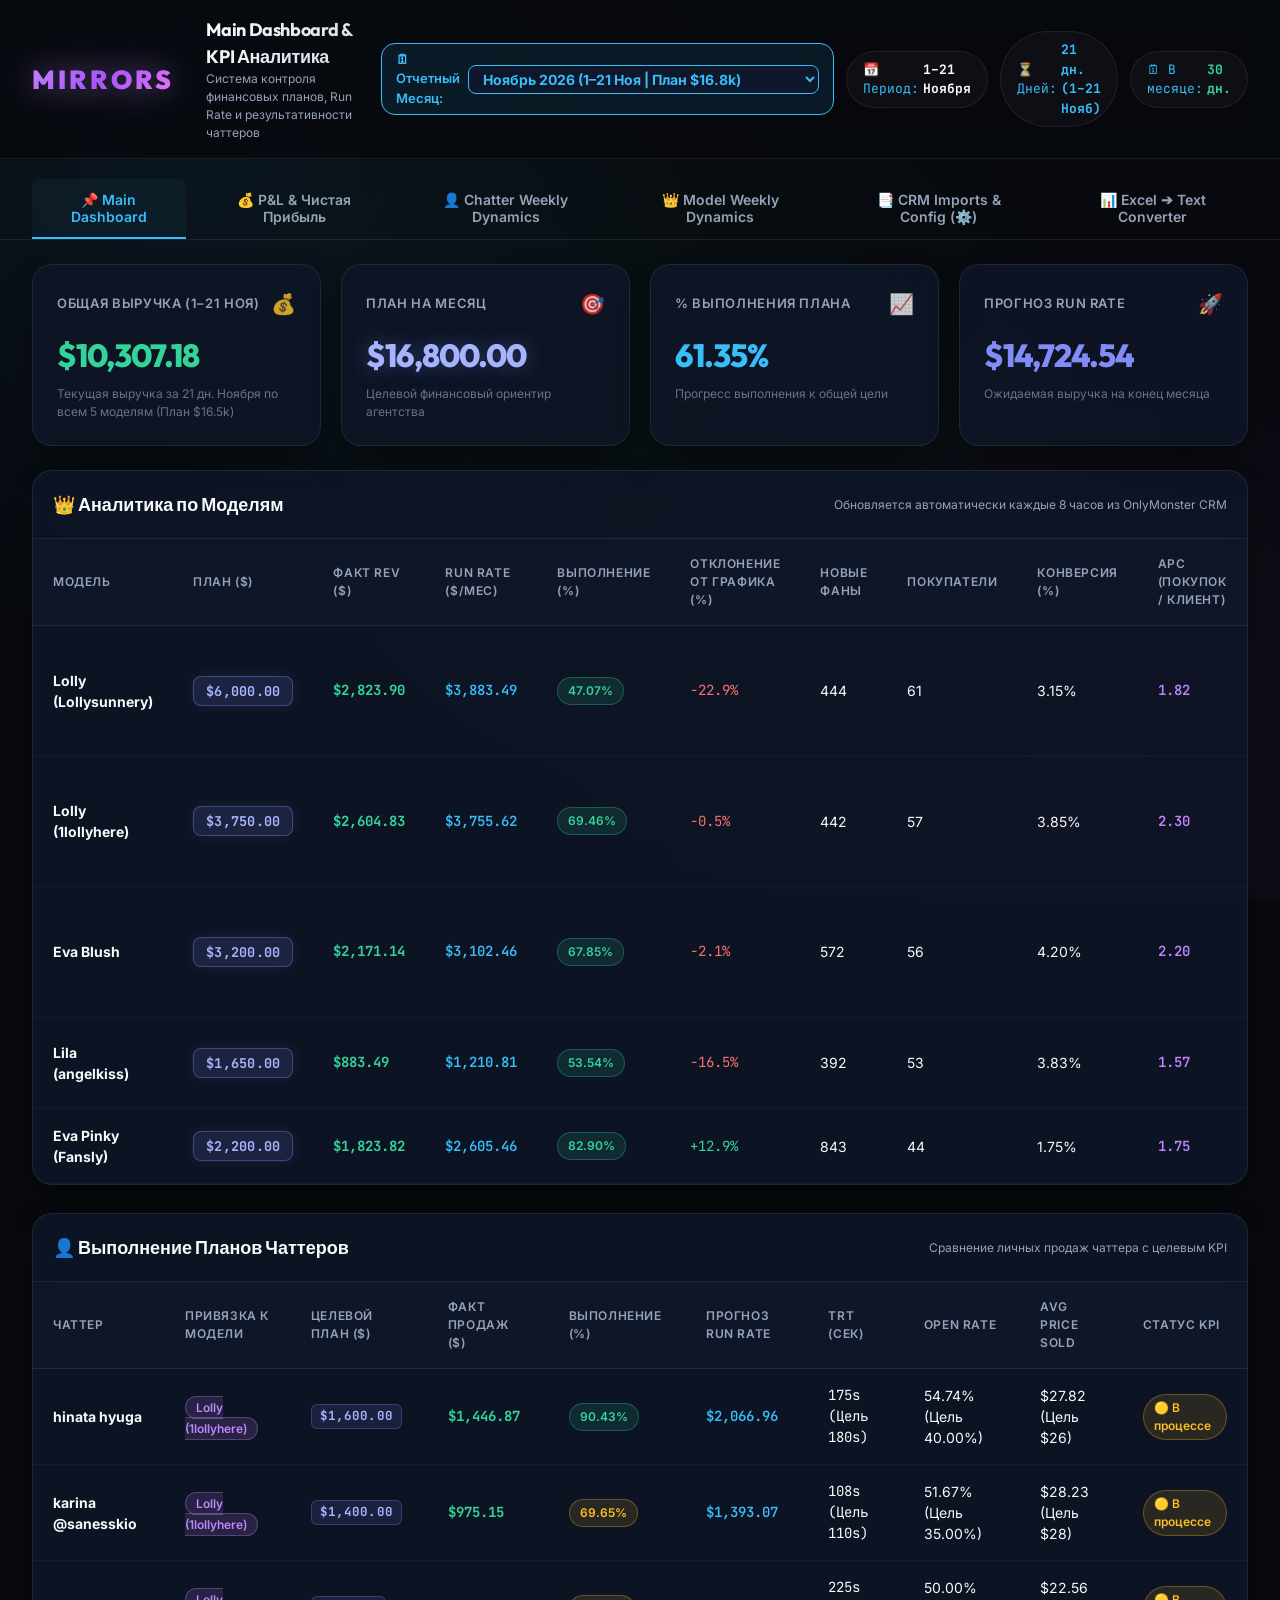
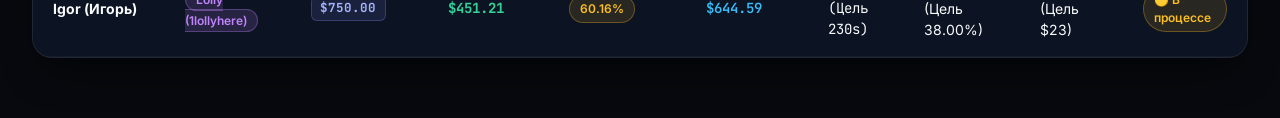
<file: index.html>
<!DOCTYPE html>
<html lang="ru">
<head>
  <meta charset="UTF-8">
  <meta name="viewport" content="width=device-width, initial-scale=1.0">
  <title>MIRRORS — Dashboard & KPI Аналитика Моделей и Чаттеров</title>
  <link rel="stylesheet" href="styles.css">
</head>
<body>

  <!-- Top Header Bar with Month Switcher -->
  <header>
    <div class="header-container">
      <div class="logo-group">
        <div class="logo-brand">MIRRORS</div>
        <div class="logo-divider"></div>
        <div class="logo-title">
          <h1>Main Dashboard & KPI Аналитика</h1>
          <p>Система контроля финансовых планов, Run Rate и результативности чаттеров</p>
        </div>
      </div>

      <!-- Month Selector & Header Badges -->
      <div style="display: flex; gap: 12px; align-items: center;">
        <div style="display: flex; align-items: center; gap: 8px; background: rgba(56, 189, 248, 0.1); border: 1px solid var(--primary); padding: 6px 14px; border-radius: var(--radius-md);">
          <span style="font-size: 13px; font-weight: 600; color: var(--primary);">🗓 Отчетный Месяц:</span>
          <select id="select-month-picker" class="custom-select" style="padding: 4px 10px; font-weight: 700;  border-color: var(--primary); color: var(--primary);">
            <!-- Rendered dynamically -->
          </select>
        </div>

        <div class="date-badge">📅 Период: <strong id="header-report-date" style="color: var(--text-main); margin-left: 4px;">--</strong></div>
        <div class="date-badge">⏳ Дней: <strong id="header-days-passed" style="color: var(--primary); margin-left: 4px;">--</strong></div>
        <div class="date-badge">🗓 В месяце: <strong id="header-days-in-month" style="color: var(--accent-green); margin-left: 4px;">--</strong></div>
      </div>
    </div>
  </header>

  <!-- Navigation Tabs -->
  <nav class="nav-tabs">
    <button class="tab-btn active" data-tab="tab-main">📌 Main Dashboard</button>
    <button class="tab-btn" data-tab="tab-finance">💰 P&L & Чистая Прибыль</button>
    <button class="tab-btn" data-tab="tab-chatter-weekly">👤 Chatter Weekly Dynamics</button>
    <button class="tab-btn" data-tab="tab-model-weekly">👑 Model Weekly Dynamics</button>
    <button class="tab-btn" data-tab="tab-crm-imports">📑 CRM Imports & Config (⚙️)</button>
    <button class="tab-btn" data-tab="tab-excel-converter">📊 Excel ➔ Text Converter</button>
  </nav>

  <!-- Main Application Container -->
  <main class="main-content">

    <!-- TAB 1: MAIN DASHBOARD -->
    <section id="tab-main" class="tab-content active">

      <!-- Executive Overview Cards -->
      <div class="grid-summary">
        <div class="glass-card">
          <div class="card-header">
            <span id="dash-card-title-revenue" class="card-title">Общая Выручка (1–12 Августа)</span>
            <div class="card-icon">💰</div>
          </div>
          <div id="dash-grand-fact" class="card-value" style="color: var(--accent-green);">$0</div>
          <div id="dash-card-subtext-revenue" class="card-subtext">Фактическая сумма за 12 дней по всем моделям</div>
        </div>

        <div class="glass-card">
          <div class="card-header">
            <span class="card-title">План на Месяц</span>
            <div class="card-icon">🎯</div>
          </div>
          <div id="dash-grand-plan" class="card-value" style="color: #a5b4fc; text-shadow: 0 0 20px rgba(129, 140, 248, 0.35);">$0</div>
          <div class="card-subtext">Целевой финансовый ориентир агентства</div>
        </div>

        <div class="glass-card">
          <div class="card-header">
            <span class="card-title">% Выполнения Плана</span>
            <div class="card-icon">📈</div>
          </div>
          <div id="dash-grand-pct" class="card-value" style="color: var(--primary);">0.00%</div>
          <div class="card-subtext">Прогресс выполнения к общей цели</div>
        </div>

        <div class="glass-card">
          <div class="card-header">
            <span class="card-title">Прогноз Run Rate</span>
            <div class="card-icon">🚀</div>
          </div>
          <div id="dash-grand-runrate" class="card-value" style="color: var(--secondary);">$0</div>
          <div class="card-subtext">Ожидаемая выручка на конец месяца</div>
        </div>
      </div>

      <!-- Models Analytics Table -->
      <div class="table-container" style="margin-top: 24px;">
        <div style="padding: 20px; border-bottom: 1px solid var(--border-color); display: flex; justify-content: space-between; align-items: center;">
          <h2 style="font-size: 18px; font-weight: 700; font-family: var(--font-heading);">👑 Аналитика по Моделям</h2>
          <span style="font-size: 12px; color: var(--text-muted);">Обновляется автоматически каждые 8 часов из OnlyMonster CRM</span>
        </div>
        <table class="data-table">
          <thead>
            <tr>
              <th>Модель</th>
              <th>План ($)</th>
              <th>Факт Rev ($)</th>
              <th>Run Rate ($/мес)</th>
              <th>Выполнение (%)</th>
              <th>Отклонение от Графика (%)</th>
              <th>Новые Фаны</th>
              <th>Покупатели</th>
              <th>Конверсия (%)</th>
              <th>APC (Покупок / Клиент)</th>
              <th>Средний Чек (APV)</th>
              <th>Чаттеры</th>
            </tr>
          </thead>
          <tbody id="tbody-models-summary">
            <!-- Rendered dynamically -->
          </tbody>
        </table>
      </div>

      <!-- Chatter Performance Table -->
      <div class="table-container" style="margin-top: 28px;">
        <div style="padding: 20px; border-bottom: 1px solid var(--border-color); display: flex; justify-content: space-between; align-items: center;">
          <h2 style="font-size: 18px; font-weight: 700; font-family: var(--font-heading);">👤 Выполнение Планов Чаттеров</h2>
          <span style="font-size: 12px; color: var(--text-muted);">Сравнение личных продаж чаттера с целевым KPI</span>
        </div>
        <table class="data-table">
          <thead>
            <tr>
              <th>Чаттер</th>
              <th>Привязка к Модели</th>
              <th>Целевой План ($)</th>
              <th>Факт Продаж ($)</th>
              <th>Выполнение (%)</th>
              <th>Прогноз Run Rate</th>
              <th>TRT (сек)</th>
              <th>Open Rate</th>
              <th>Avg Price Sold</th>
              <th>Статус KPI</th>
            </tr>
          </thead>
          <tbody id="tbody-chatter-summary">
            <!-- Rendered dynamically -->
          </tbody>
        </table>
      </div>
    </section>

    <!-- TAB 2: CHATTER WEEKLY DYNAMICS -->
    <section id="tab-chatter-weekly" class="tab-content">
      <div class="filter-bar">
        <label style="font-weight: 600;">Выберите Чаттера:</label>
        <select id="select-chatter" class="custom-select">
          <!-- Rendered dynamically -->
        </select>
      </div>
      <div class="table-container scrollable-slider" style="margin-top: 16px;">
        <table class="data-table">
          <thead>
            <tr>
              <th style="min-width: 220px;">Показатель / Метрика</th>
              <th>1-7 Авг (Week 1)</th>
              <th>8-14 Авг (Week 2)</th>
              <th>15-21 Авг (Week 3)</th>
              <th>22-31 Авг (Week 4)</th>
              <th style="color: var(--primary);">Итого / Среднее</th>
            </tr>
          </thead>
          <tbody id="tbody-chatter-weekly">
            <!-- Rendered dynamically -->
          </tbody>
        </table>
      </div>
    </section>

    <!-- TAB 3: MODEL WEEKLY DYNAMICS -->
    <section id="tab-model-weekly" class="tab-content">
      <div class="filter-bar">
        <label style="font-weight: 600;">Выберите Модель:</label>
        <select id="select-model" class="custom-select">
          <!-- Rendered dynamically -->
        </select>
      </div>
      <div class="table-container scrollable-slider" style="margin-top: 16px;">
        <table class="data-table">
          <thead>
            <tr>
              <th style="min-width: 220px;">Показатель / Метрика</th>
              <th>1-7 Авг (Week 1)</th>
              <th>8-14 Авг (Week 2)</th>
              <th>15-21 Авг (Week 3)</th>
              <th>22-31 Авг (Week 4)</th>
              <th style="color: var(--primary);">Итого / Среднее</th>
            </tr>
          </thead>
          <tbody id="tbody-model-weekly">
            <!-- Rendered dynamically -->
          </tbody>
        </table>
      </div>
    </section>

    <!-- TAB 4: CRM IMPORTS & CONFIG -->
    <section id="tab-crm-imports" class="tab-content">
      <div class="glass-card" style="margin-bottom: 24px;">
        <h2 style="font-size: 18px; font-weight: 700; margin-bottom: 12px; font-family: var(--font-heading);">🔗 Настройки Автоматической Интеграции OnlyMonster CRM API</h2>
        <p style="color: var(--text-muted); margin-bottom: 16px;">Система каждые 8 часов запрашивает сервера OnlyMonster API через заголовок x-om-auth-token и обновляет данные в реальном времени.</p>
        <div style="background: rgba(15, 23, 42, 0.8); padding: 16px; border-radius: var(--radius-md); border: 1px solid var(--border-color);">
          <div style="display: flex; justify-content: space-between; align-items: center; margin-bottom: 8px;">
            <span style="font-weight: 600; color: var(--primary);">Статус синхронизации API:</span>
            <span style="color: var(--accent-green); font-weight: 700;">🟢 АКТИВНО (200 OK)</span>
          </div>
          <div style="font-size: 13px; color: var(--text-muted); font-family: var(--font-mono);">GitHub Actions Workflow: .github/workflows/update_crm.yml (Расписание: 0 */8 * * *)</div>
        </div>
      </div>
    </section>

    <!-- TAB 5: EXCEL TO TEXT CONVERTER -->
    <section id="tab-excel-converter" class="tab-content">
      <div style="margin-bottom: 24px; display: flex; justify-content: space-between; align-items: center; flex-wrap: wrap; gap: 12px;">
        <div>
          <h2 style="font-size: 20px; font-weight: 700; margin-bottom: 6px; font-family: var(--font-heading);">
            📊 Конвертер Excel (XLSX) в Текстовые Таблицы
          </h2>
          <p style="color: var(--text-muted); font-size: 13px;">
            Загрузите любой Excel файл выгрузки — моментальная безошибочная конвертация в Markdown, TSV и таблицы текста.
          </p>
        </div>
        <div>
          <a href="converter.html" target="_blank" class="btn-action btn-secondary" style="text-decoration: none; font-size: 13px;">
            ↗️ Открыть в отдельной вкладке
          </a>
        </div>
      </div>

      <!-- Dropzone -->
      <div id="dropzone" class="dropzone" style="margin-bottom: 24px;">
        <input type="file" id="file-input" accept=".xlsx, .xls, .csv, .tsv" />
        <div style="font-size: 40px; margin-bottom: 10px;">📑</div>
        <h3 style="font-size: 18px; font-weight: 700; margin-bottom: 6px; font-family: var(--font-heading);">
          Перетащите сюда Excel (.xlsx, .xls) или нажмите для выбора
        </h3>
        <p style="color: var(--text-muted); font-size: 13px;">
          100% клиентская обработка в браузере: формулы, валюты, % и даты сохраняются без искажений
        </p>
        <div id="file-info" style="display: none; margin-top: 12px; font-size: 13px; color: var(--primary); font-family: var(--font-mono); font-weight: 600;"></div>
      </div>

      <!-- Controls Bar -->
      <div id="controls-bar" class="glass-card" style="display: none; margin-bottom: 24px; padding: 20px;">
        <div style="display: flex; justify-content: space-between; align-items: center; flex-wrap: wrap; gap: 16px; margin-bottom: 16px;">
          <div>
            <label style="font-size: 12px; font-weight: 700; color: var(--text-muted); text-transform: uppercase; letter-spacing: 0.05em; display: block; margin-bottom: 6px;">
              Формат вывода таблицы:
            </label>
            <div class="format-btn-group">
              <button class="format-btn active" data-format="markdown">📋 Markdown Table</button>
              <button class="format-btn" data-format="tsv">📑 TSV (Excel / Sheets)</button>
              <button class="format-btn" data-format="ascii">🔲 ASCII / Aligned Plain Text</button>
              <button class="format-btn" data-format="csv">📊 CSV</button>
              <button class="format-btn" data-format="json">⚙️ JSON</button>
            </div>
          </div>

          <div style="display: flex; gap: 10px; align-items: center;">
            <button id="btn-copy" class="btn-action btn-primary">
              📋 Скопировать Таблицу
            </button>
            <button id="btn-download" class="btn-action btn-secondary">
              💾 Скачать .txt
            </button>
          </div>
        </div>

        <!-- Sheet Tabs Selector -->
        <div style="margin-top: 14px; padding-top: 14px; border-top: 1px solid var(--border-color);">
          <div style="display: flex; justify-content: space-between; align-items: center; margin-bottom: 8px;">
            <span style="font-size: 12px; font-weight: 700; color: var(--text-muted); text-transform: uppercase; letter-spacing: 0.05em;">
              Листы книги (Sheets):
            </span>
            <div style="display: flex; gap: 16px; font-size: 12px; color: var(--text-muted);">
              <label style="display: flex; align-items: center; gap: 6px; cursor: pointer;">
                <input type="checkbox" id="chk-trim-empty" checked /> Удалять пустые строки и колонки
              </label>
              <label style="display: flex; align-items: center; gap: 6px; cursor: pointer;">
                <input type="checkbox" id="chk-preserve-format" checked /> Сохранять форматирование (валюты, %)
              </label>
            </div>
          </div>
          <div id="sheet-tabs" class="sheet-tabs-container"></div>
        </div>
      </div>

      <!-- Text Output Area -->
      <div id="output-wrapper" class="glass-card" style="display: none; padding: 20px;">
        <div style="display: flex; justify-content: space-between; align-items: center; margin-bottom: 12px;">
          <div style="display: flex; gap: 16px; font-size: 12px; font-family: var(--font-mono); color: var(--text-muted);">
            <span>Строк: <strong id="stat-rows" style="color: var(--text-main);">0</strong></span>
            <span>Колонок: <strong id="stat-cols" style="color: var(--text-main);">0</strong></span>
            <span>Символов: <strong id="stat-chars" style="color: var(--primary);">0</strong></span>
          </div>
          <div style="font-size: 12px; color: var(--accent-green); font-weight: 600;">
            Готово к вставке в AI или Google Sheets
          </div>
        </div>
        <textarea id="output-text" class="output-area" spellcheck="false"></textarea>
      </div>

      <!-- Visual Table Preview -->
      <div id="preview-wrapper" class="table-container scrollable-slider" style="display: none; margin-top: 24px;">
        <div style="padding: 16px 20px; border-bottom: 1px solid var(--border-color); display: flex; justify-content: space-between; align-items: center;">
          <h3 style="font-size: 16px; font-weight: 700; font-family: var(--font-heading);">
            👁 Предпросмотр распознанной таблицы
          </h3>
          <span style="font-size: 12px; color: var(--text-muted);">Первые строки для проверки структуры колонок</span>
        </div>
        <table id="preview-table" class="data-table"></table>
      </div>
    </section>

    <!-- TAB 6: P&L & NET PROFIT / EXPENSE BUDGETING -->
    <section id="tab-finance" class="tab-content">
      <!-- Finance Header & Filters -->
      <div style="margin-bottom: 24px; display: flex; justify-content: space-between; align-items: center; flex-wrap: wrap; gap: 16px;">
        <div>
          <h2 style="font-size: 22px; font-weight: 800; margin-bottom: 4px; font-family: var(--font-heading); color: var(--text-main);">
            💰 P&L & Чистая Прибыль Агентства
          </h2>
          <p style="font-size: 13px; color: var(--text-muted); margin: 0;">
            Контроль чистой прибыли, маржинальности, окупаемости трафика и лимитов расходов (План vs Факт)
          </p>
        </div>

        <div style="display: flex; gap: 12px; align-items: center; flex-wrap: wrap;">
          <select id="finance-period-select" class="custom-select" style="padding: 6px 12px; font-weight: 600; ">
            <option value="all">🗓 Весь период</option>
            <option value="2026-11" selected>Ноябрь 2026</option>
            <option value="2026-10">Октябрь 2026</option>
            <option value="2026-09">Сентябрь 2026</option>
          </select>

          <select id="finance-model-select" class="custom-select" style="padding: 6px 12px; font-weight: 600; ">
            <option value="all">👑 Все модели</option>
            <option value="Lolly (Lollysunnery)">Lolly (Lollysunnery)</option>
            <option value="Lolly (1lollyhere)">Lolly (1lollyhere)</option>
            <option value="Eva Blush">Eva Blush</option>
            <option value="Lila (angelkiss)">Lila (angelkiss)</option>
            <option value="Eva Pinky (Fansly)">Eva Pinky (Fansly)</option>
            <option value="Agency Core (Общие)">Agency Core (Общие)</option>
          </select>

          <button id="btn-toggle-gsheet-panel" class="btn-action" style="padding: 7px 16px; background: rgba(56, 189, 248, 0.12); border: 1px solid var(--primary); color: var(--primary); cursor: pointer; font-weight: 700;" title="Подключение и статус Google Sheets">
            ☁️ Google Sheets
          </button>
        </div>
      </div>

      <!-- Collapsible Google Sheets Integration Panel -->
      <div id="fin-gsheet-panel" class="glass-card" style="display: none; margin-bottom: 24px; padding: 18px 22px; border: 1px solid var(--primary); background: #222734;">
        <div style="display: flex; justify-content: space-between; align-items: center; margin-bottom: 12px; flex-wrap: wrap; gap: 8px;">
          <div style="display: flex; align-items: center; gap: 10px;">
            <span style="font-size: 18px;">☁️</span>
            <strong style="font-size: 15px; color: var(--text-main);">Синхронизация с Google Sheets & Telegram Ботом</strong>
            <span id="gsheet-status-badge" style="font-size: 11px; padding: 2px 8px; border-radius: 10px; background: rgba(255, 255, 255, 0.08); color: var(--text-muted); font-weight: 700;">
              ⚪ Не подключено (Локальный режим)
            </span>
          </div>
          <button id="btn-close-gsheet-panel" style="background: none; border: none; color: var(--text-muted); font-size: 18px; cursor: pointer;">✕</button>
        </div>

        <p style="font-size: 12px; color: var(--text-muted); margin-bottom: 14px; line-height: 1.4;">
          Вставьте URL вашего веб-приложения Google Apps Script. Дашборд будет автоматически считывать транзакции, внесённые вами и тимлидами через Telegram-бота, и сохранять новые операции в облако Google Таблиц.
        </p>

        <div style="display: flex; gap: 12px; align-items: center; flex-wrap: wrap;">
          <input type="url" id="input-gsheet-url" placeholder="https://script.google.com/macros/s/ВАШ_SCRIPT_ID/exec" class="custom-select" style="flex: 1; min-width: 280px; padding: 8px 12px; font-family: var(--font-mono); font-size: 12px; " />
          
          <button id="btn-gsheet-save-sync" class="btn-action btn-primary" style="padding: 8px 16px;">
            🔄 Синхронизировать
          </button>

          <button id="btn-gsheet-disconnect" class="btn-action" style="padding: 8px 12px; background: rgba(239, 68, 68, 0.15); border: 1px solid rgba(239, 68, 68, 0.3); color: var(--accent-rose); font-size: 12px; display: none;">
            Отключить
          </button>
        </div>
      </div>

      <!-- TOP EXECUTIVE CASH & LIQUIDITY BAR (МАКСИМАЛЬНО ПОДСВЕЧЕННАЯ КАССА) -->
      <div class="grid-summary" style="display: grid; grid-template-columns: repeat(auto-fit, minmax(230px, 1fr)); gap: 16px; margin-bottom: 24px;">
        <!-- 1. ФАКТИЧЕСКИ В КАССЕ (НА РУКАХ) -->
        <div class="glass-card" style="padding: 22px; border-left: 5px solid #10b981; background: linear-gradient(135deg, rgba(16, 185, 129, 0.16) 0%, rgba(16, 185, 129, 0.05) 100%); box-shadow: 0 8px 24px rgba(16, 185, 129, 0.2); border: 1px solid rgba(16, 185, 129, 0.4);">
          <div style="display: flex; justify-content: space-between; align-items: center; margin-bottom: 8px;">
            <span style="font-size: 11px; font-weight: 800; letter-spacing: 0.07em; text-transform: uppercase; color: #34d399;">
              💵 ФАКТИЧЕСКИ В КАССЕ (НА РУКАХ)
            </span>
            <span style="font-size: 22px;">🏦</span>
          </div>
          <div id="fin-top-cash-balance" style="font-size: 34px; font-weight: 900; font-family: var(--font-heading); color: #34d399; line-height: 1.1; margin-bottom: 6px; text-shadow: 0 0 20px rgba(52, 211, 153, 0.4);">
            $0.00
          </div>
          <div style="font-size: 12px; color: #cbd5e1; font-weight: 500;">
            Фактически на счетах (USDT на кошельке)
          </div>
        </div>

        <!-- 2. ДЕНЬГИ В ПУТИ (ТРАНЗИТ) -->
        <div class="glass-card" style="padding: 22px; border-left: 5px solid #38bdf8; background: rgba(56, 189, 248, 0.06); border: 1px solid rgba(56, 189, 248, 0.25);">
          <div style="display: flex; justify-content: space-between; align-items: center; margin-bottom: 8px;">
            <span style="font-size: 11px; font-weight: 800; letter-spacing: 0.07em; text-transform: uppercase; color: #38bdf8;">
              🚀 ДЕНЬГИ В ПУТИ (ТРАНЗИТ)
            </span>
            <span style="font-size: 22px;">⏳</span>
          </div>
          <div id="fin-top-transit" style="font-size: 34px; font-weight: 900; font-family: var(--font-heading); color: #38bdf8; line-height: 1.1; margin-bottom: 6px;">
            $0.00
          </div>
          <div style="font-size: 11px; color: #cbd5e1;">
            Ожидает зачисления OnlyFans / Fansly ➔ Кошелек (USDT)
          </div>
        </div>

        <!-- 3. ВЫРУЧКА NET ONLYFANS -->
        <div class="glass-card" style="padding: 22px; border-left: 5px solid #c084fc; background: rgba(168, 85, 247, 0.06); border: 1px solid rgba(168, 85, 247, 0.25);">
          <div style="display: flex; justify-content: space-between; align-items: center; margin-bottom: 8px;">
            <span style="font-size: 11px; font-weight: 800; letter-spacing: 0.07em; text-transform: uppercase; color: #c084fc;">
              📈 ВЫРУЧКА NET OF & FANSLY
            </span>
            <span style="font-size: 22px;">💵</span>
          </div>
          <div id="fin-top-rev" style="font-size: 34px; font-weight: 900; font-family: var(--font-heading); color: #c084fc; line-height: 1.1; margin-bottom: 6px;">
            $0.00
          </div>
          <div id="fin-top-rev-sub" style="font-size: 11px; color: #cbd5e1;">
            Поступило с платформ за период
          </div>
        </div>

        <!-- 4. ЧИСТАЯ ПРИБЫЛЬ АГЕНТСТВА -->
        <div class="glass-card" style="padding: 22px; border-left: 5px solid #fbbf24; background: rgba(251, 191, 36, 0.06); border: 1px solid rgba(251, 191, 36, 0.25);">
          <div style="display: flex; justify-content: space-between; align-items: center; margin-bottom: 8px;">
            <span style="font-size: 11px; font-weight: 800; letter-spacing: 0.07em; text-transform: uppercase; color: #fbbf24;">
              🏆 ЧИСТАЯ ПРИБЫЛЬ
            </span>
            <span style="font-size: 22px;">💎</span>
          </div>
          <div id="fin-top-profit" style="font-size: 34px; font-weight: 900; font-family: var(--font-heading); color: #fbbf24; line-height: 1.1; margin-bottom: 6px;">
            $0.00
          </div>
          <div id="fin-top-profit-sub" style="font-size: 11px; color: #cbd5e1;">
            Выручка минус все расходы
          </div>
        </div>
      </div>


      <!-- 1. Сверка Кассы (Proof of Cash & Reconciliation) -->
      <div class="glass-card" style="padding: 22px; margin-bottom: 24px; border-left: 4px solid var(--accent-green); background: rgba(16, 185, 129, 0.03);">
        <div style="display: flex; justify-content: space-between; align-items: center; margin-bottom: 18px; flex-wrap: wrap; gap: 12px;">
          <div>
            <div style="display: flex; align-items: center; gap: 10px;">
              <h3 style="font-size: 18px; font-weight: 800; font-family: var(--font-heading); color: var(--text-main); margin: 0;">
                🏦 Сверка Кассы (Proof of Cash)
              </h3>
              <span id="fin-reconcile-badge" style="font-size: 11px; background: rgba(52, 211, 153, 0.15); color: var(--accent-green); padding: 3px 10px; border-radius: 12px; font-weight: 700; border: 1px solid rgba(52, 211, 153, 0.3);">
                🟢 Сходится 100%
              </span>
            </div>
            <p style="font-size: 12px; color: var(--text-muted); margin: 4px 0 0 0;">
              Прозрачный расчетный баланс: сколько фактически поступило vs сколько списано = сколько реально должно быть в кассе
            </p>
          </div>
          <div style="font-size: 12px; font-family: var(--font-mono); color: #cbd5e1; background: #283042; padding: 6px 12px; border-radius: 8px; border: 1px solid #353e52;">
            Расхождение: <strong id="fin-reconcile-delta" style="color: var(--accent-green); font-size: 13px;">$0.00</strong>
          </div>
        </div>

        <div id="fin-cash-reconciliation-container">
          <!-- Rendered dynamically -->
        </div>
      </div>

      <!-- 2. Сводный P&L Дашборд по Анкетам (Unit-Экономика) -->
      <div class="glass-card" style="margin-bottom: 24px; padding: 22px; border-left: 4px solid var(--primary); background: rgba(56, 189, 248, 0.02);">
        <div style="display: flex; justify-content: space-between; align-items: center; margin-bottom: 18px; flex-wrap: wrap; gap: 12px;">
          <div>
            <div style="display: flex; align-items: center; gap: 10px;">
              <h3 style="font-size: 18px; font-weight: 800; font-family: var(--font-heading); color: var(--text-main); margin: 0;">
                📊 Сводный P&L Дашборд по Анкетам (Unit-Экономика)
              </h3>
              <span style="font-size: 11px; background: rgba(56, 189, 248, 0.15); color: var(--primary); padding: 3px 10px; border-radius: 12px; font-weight: 700; border: 1px solid rgba(56, 189, 248, 0.3);">
                Сквозная матрица затрат и GMP
              </span>
            </div>
            <p style="font-size: 12px; color: var(--text-muted); margin: 4px 0 0 0;">
              Полная окупаемость страниц: выручка из транзакций, прямые расходы, сплит общих затрат агентства и чистый профит (GMP $)
            </p>
          </div>
        </div>

        <div id="fin-matrix-container" class="table-container scrollable-slider">
          <!-- Rendered dynamically -->
        </div>
      </div>



      <!-- 3. Детальная Аналитика и Сводная Таблица Расходов (Expense Breakdown) -->
      <div class="glass-card" style="padding: 22px; margin-bottom: 24px; border-left: 4px solid var(--accent-rose); background: rgba(248, 113, 113, 0.02);">
        <div style="display: flex; justify-content: space-between; align-items: center; margin-bottom: 16px; flex-wrap: wrap; gap: 12px;">
          <div>
            <div style="display: flex; align-items: center; gap: 10px;">
              <h3 style="font-size: 18px; font-weight: 800; font-family: var(--font-heading); color: var(--text-main); margin: 0;">
                📊 Детальная Аналитика и Сводка Расходов
              </h3>
              <span id="fin-expenses-total-badge" style="font-size: 11px; background: rgba(248, 113, 113, 0.15); color: var(--accent-rose); padding: 3px 10px; border-radius: 12px; font-weight: 700; border: 1px solid rgba(248, 113, 113, 0.3);">
                Расход: $0.00
              </span>
            </div>
            <p style="font-size: 12px; color: var(--text-muted); margin: 4px 0 0 0;">
              Полная структура трат агентства по статьям, направлениям и анкетам с контролем сумм и долей
            </p>
          </div>

          <!-- Quick Category Filter Pills -->
          <div id="fin-expense-filter-pills" style="display: flex; gap: 6px; flex-wrap: wrap;">
            <!-- Rendered dynamically -->
          </div>
        </div>

        <!-- Quick Summary Expense KPI Cards -->
        <div id="fin-expense-kpi-grid" style="display: grid; grid-template-columns: repeat(auto-fit, minmax(180px, 1fr)); gap: 12px; margin-bottom: 18px;">
          <!-- Rendered dynamically -->
        </div>

        <!-- Detailed Expense Table -->
        <div class="table-container scrollable-slider">
          <table class="data-table">
            <thead>
              <tr>
                <th>Статья Расходов</th>
                <th>Анкета / Направление</th>
                <th style="color: var(--accent-rose);">Сумма ($)</th>
                <th>Доля в расходах (%)</th>
                <th>Транзакций</th>
                <th>Последняя выплата</th>
                <th>Детали / Назначение</th>
              </tr>
            </thead>
            <tbody id="fin-tbody-detailed-expenses">
              <!-- Rendered dynamically -->
            </tbody>
          </table>
        </div>
      </div>



      <!-- 3. Bottom Section: Cash Flow Runway & Payment Calendar -->
      <div class="glass-card" style="margin-bottom: 24px; padding: 22px; border-left: 4px solid var(--accent-amber);">
        <div style="display: flex; justify-content: space-between; align-items: center; margin-bottom: 18px; flex-wrap: wrap; gap: 12px;">
          <div>
            <div style="display: flex; align-items: center; gap: 10px;">
              <h3 style="font-size: 18px; font-weight: 800; font-family: var(--font-heading); color: var(--text-main); margin: 0;">
                📅 Платежный Календарь & Обязательства (Cash Flow Runway)
              </h3>
              <span style="font-size: 11px; background: rgba(251, 191, 36, 0.15); color: var(--accent-amber); padding: 3px 10px; border-radius: 12px; font-weight: 700; border: 1px solid rgba(251, 191, 36, 0.3);">
                Система Lean Cash Flow
              </span>
            </div>
            <p style="font-size: 12px; color: var(--text-muted); margin: 4px 0 0 0;">
              График выплат подрядчикам, контроль авансов и расчет удержаний с понедельничных выводов OnlyFans
            </p>
          </div>
          <div style="display: flex; gap: 14px; align-items: center; font-size: 12px; font-family: var(--font-mono); color: var(--text-muted); flex-wrap: wrap;">
            <span>Выводы OF: <strong style="color: var(--primary);">Каждый Понедельник</strong></span>
            <span>•</span>
            <span>Выплаты чаттерам: <strong style="color: var(--accent-green);">15 и 31 числа</strong></span>
          </div>
        </div>

        <!-- Cash Runway Alert Banner -->
        <div id="fin-runway-alert" style="margin-bottom: 20px;">
          <!-- Rendered dynamically -->
        </div>

        <!-- Contractors & Recurring Outflows -->
        <div>
          <div style="font-size: 12px; font-weight: 700; color: var(--text-muted); margin-bottom: 10px; text-transform: uppercase; letter-spacing: 0.05em;">
            Ближайшие выплаты подрядчикам & софт (график траншей):
          </div>
          <div id="fin-contractors-runway" style="display: grid; grid-template-columns: repeat(auto-fit, minmax(320px, 1fr)); gap: 12px;">
            <!-- Rendered dynamically -->
          </div>
        </div>
      </div>


      <!-- 1. Реестр Финансовых Записей (Большое окно на всю ширину) -->
      <div class="glass-card" style="padding: 24px; margin-bottom: 24px; border-left: 4px solid var(--primary);">
        <div style="display: flex; justify-content: space-between; align-items: center; margin-bottom: 18px; flex-wrap: wrap; gap: 12px;">
          <div style="display: flex; align-items: center; gap: 12px; flex-wrap: wrap;">
            <h3 style="font-size: 18px; font-weight: 800; font-family: var(--font-heading); color: var(--text-main); margin: 0;">
              📋 Реестр Финансовых Записей (Касса)
            </h3>
            <span id="fin-tx-count-badge" style="font-size: 12px; font-family: var(--font-mono); background: rgba(56, 189, 248, 0.15); color: var(--primary); padding: 4px 10px; border-radius: 12px; font-weight: 700; border: 1px solid rgba(56, 189, 248, 0.3);">
              0 записей
            </span>
            <select id="fin-filter-cat" class="custom-select" style="font-size: 12px; padding: 5px 12px; border-radius: 6px; border: 1px solid var(--border-color); color: var(--text-main); background: #283042;">
              <option value="all">Все категории</option>
              <option value="paypal">🅿️ Только PayPal</option>
              <option value="Выплаты OnlyFans">💵 Выплаты OF</option>
              <option value="Комиссии и вывод">💳 Комиссии</option>
              <option value="Трафик">🎯 Трафик</option>
              <option value="Зарплаты">👥 Зарплаты</option>
            </select>
          </div>
          <div style="display: flex; gap: 8px; align-items: center;">
            <button id="btn-fin-clean-duplicates" class="btn" style="padding: 6px 12px; font-size: 12px; background: rgba(244, 63, 94, 0.12); color: var(--accent-rose); border: 1px solid rgba(244, 63, 94, 0.3); border-radius: var(--radius-sm); cursor: pointer; font-weight: 600;" title="Удалить все одинаковые строки-дубликаты">
              🧹 Очистить дубликаты
            </button>
          </div>
        </div>

        <div class="table-container scrollable-slider" style="max-height: 560px; overflow-y: auto;">
          <table class="data-table" style="font-size: 13px; min-width: 860px; width: 100%;">
            <thead>
              <tr style="background: #2a3142;">
                <th style="min-width: 105px;">Дата</th>
                <th style="min-width: 90px;">Тип</th>
                <th style="min-width: 170px;">Категория</th>
                <th style="min-width: 170px;">Модель / Проект</th>
                <th style="min-width: 120px; text-align: right;">Сумма ($)</th>
                <th>Комментарий / Детали</th>
                <th style="text-align: right; min-width: 100px;">Действие</th>
              </tr>
            </thead>
            <tbody id="fin-tbody-transactions">
              <!-- Rendered dynamically -->
            </tbody>
          </table>
        </div>
      </div>

      <!-- 2. Форма внесения операции (Расположена ниже) -->
      <div class="glass-card" style="padding: 24px; border-left: 4px solid var(--accent-green); background: rgba(16, 185, 129, 0.02);">
        <div style="display: flex; justify-content: space-between; align-items: center; margin-bottom: 18px; flex-wrap: wrap; gap: 12px;">
          <div>
            <h3 style="font-size: 17px; font-weight: 800; font-family: var(--font-heading); color: var(--text-main); margin: 0; display: flex; align-items: center; gap: 8px;">
              ➕ Внести финансовую операцию в кассу
            </h3>
            <p style="font-size: 12px; color: var(--text-muted); margin: 4px 0 0 0;">
              Ручное добавление дохода или расхода с мгновенным пересчетом баланса и аналитики
            </p>
          </div>
          <!-- Type switch pills -->
          <div style="display: flex; gap: 8px; background: #283042; padding: 4px; border-radius: 8px; border: 1px solid #353e52;">
            <label style="display: flex; align-items: center; gap: 6px; font-size: 13px; cursor: pointer; color: var(--accent-rose); font-weight: 700; padding: 4px 10px; border-radius: 6px;">
              <input type="radio" name="finance-tx-type" value="Расход" checked /> Расход (−)
            </label>
            <label style="display: flex; align-items: center; gap: 6px; font-size: 13px; cursor: pointer; color: var(--accent-green); font-weight: 700; padding: 4px 10px; border-radius: 6px;">
              <input type="radio" name="finance-tx-type" value="Доход" /> Доход (+)
            </label>
          </div>
        </div>

        <form id="form-add-finance-tx">
          <div style="display: grid; grid-template-columns: repeat(auto-fit, minmax(210px, 1fr)); gap: 14px; margin-bottom: 14px;">
            <div>
              <label style="font-size: 12px; color: var(--text-muted); font-weight: 600; display: block; margin-bottom: 6px;">Дата операции</label>
              <input type="date" id="finance-tx-date" class="custom-select" style="width: 100%; padding: 8px 12px; background: #283042; border: 1px solid #353e52; color: #f8fafc;" required />
            </div>

            <div>
              <label style="font-size: 12px; color: var(--text-muted); font-weight: 600; display: block; margin-bottom: 6px;">Категория</label>
              <select id="finance-tx-category" class="custom-select" style="width: 100%; padding: 8px 12px; background: #283042; border: 1px solid #353e52; color: #f8fafc;" required>
                <!-- Rendered dynamically -->
              </select>
            </div>

            <div>
              <label style="font-size: 12px; color: var(--text-muted); font-weight: 600; display: block; margin-bottom: 6px;">Сумма ($)</label>
              <input type="number" id="finance-tx-amount" step="0.01" min="0.01" placeholder="150.00" class="custom-select" style="width: 100%; padding: 8px 12px; font-family: var(--font-mono); font-weight: 700; background: #283042; border: 1px solid #353e52; color: #f8fafc;" required />
            </div>

            <div>
              <label style="font-size: 12px; color: var(--text-muted); font-weight: 600; display: block; margin-bottom: 6px;">Модель / Проект</label>
              <select id="finance-tx-model" class="custom-select" style="width: 100%; padding: 8px 12px; background: #283042; border: 1px solid #353e52; color: #f8fafc;">
                <option value="Lolly (Lollysunnery)">Lolly (Lollysunnery)</option>
                <option value="Lolly (1lollyhere)">Lolly (1lollyhere)</option>
                <option value="Eva Blush">Eva Blush</option>
                <option value="Lila (angelkiss)">Lila (angelkiss)</option>
                <option value="Eva Pinky (Fansly)">Eva Pinky (Fansly)</option>
                <option value="Agency Core (Общие)">Agency Core (Общие)</option>
              </select>
            </div>
          </div>

          <!-- Дополнительное поле комиссии вывода для доходов -->
          <div id="finance-fee-group" style="display: none; margin-bottom: 14px; padding: 12px 14px; background: rgba(244, 63, 94, 0.06); border: 1px dashed rgba(244, 63, 94, 0.3); border-radius: 8px;">
            <label style="font-size: 11px; color: var(--accent-rose); font-weight: 700; display: block; margin-bottom: 4px;">
              💳 Комиссия вывода / обнала (Paxum, P2P, крипта)
            </label>
            <input type="number" id="finance-tx-fee" step="0.01" min="0" placeholder="Например: 250.00 (или 0 если нет)" class="custom-select" style="width: 100%; padding: 7px 12px; font-family: var(--font-mono); background: #283042; border: 1px solid #353e52; color: #f8fafc;" />
            <div style="font-size: 11px; color: var(--text-muted); margin-top: 4px;">
              Система автоматически запишет эту комиссию в расход «Комиссии и вывод», и в кассу зачислится чистая сумма.
            </div>
          </div>

          <div style="display: grid; grid-template-columns: 1fr auto; gap: 14px; align-items: end;">
            <div>
              <label style="font-size: 12px; color: var(--text-muted); font-weight: 600; display: block; margin-bottom: 6px;">Комментарий / Примечание</label>
              <input type="text" id="finance-tx-desc" placeholder="Например: Пакет Reddit аккаунтов, софт CRM, транш" class="custom-select" style="width: 100%; padding: 8px 12px; background: #283042; border: 1px solid #353e52; color: #f8fafc;" />
            </div>

            <button type="submit" class="btn-action btn-primary" style="padding: 9px 26px; font-size: 13px; font-weight: 700; white-space: nowrap; height: 38px;">
              💾 Записать операцию
            </button>
          </div>
        </form>
      </div>
    </section>

  </main>

  <div id="toast" class="toast">✅ Скопировано в буфер обмена!</div>

  <script src="xlsx.full.min.js"></script>
  <script type="module" src="app.js"></script>
</body>
</html>
</file>
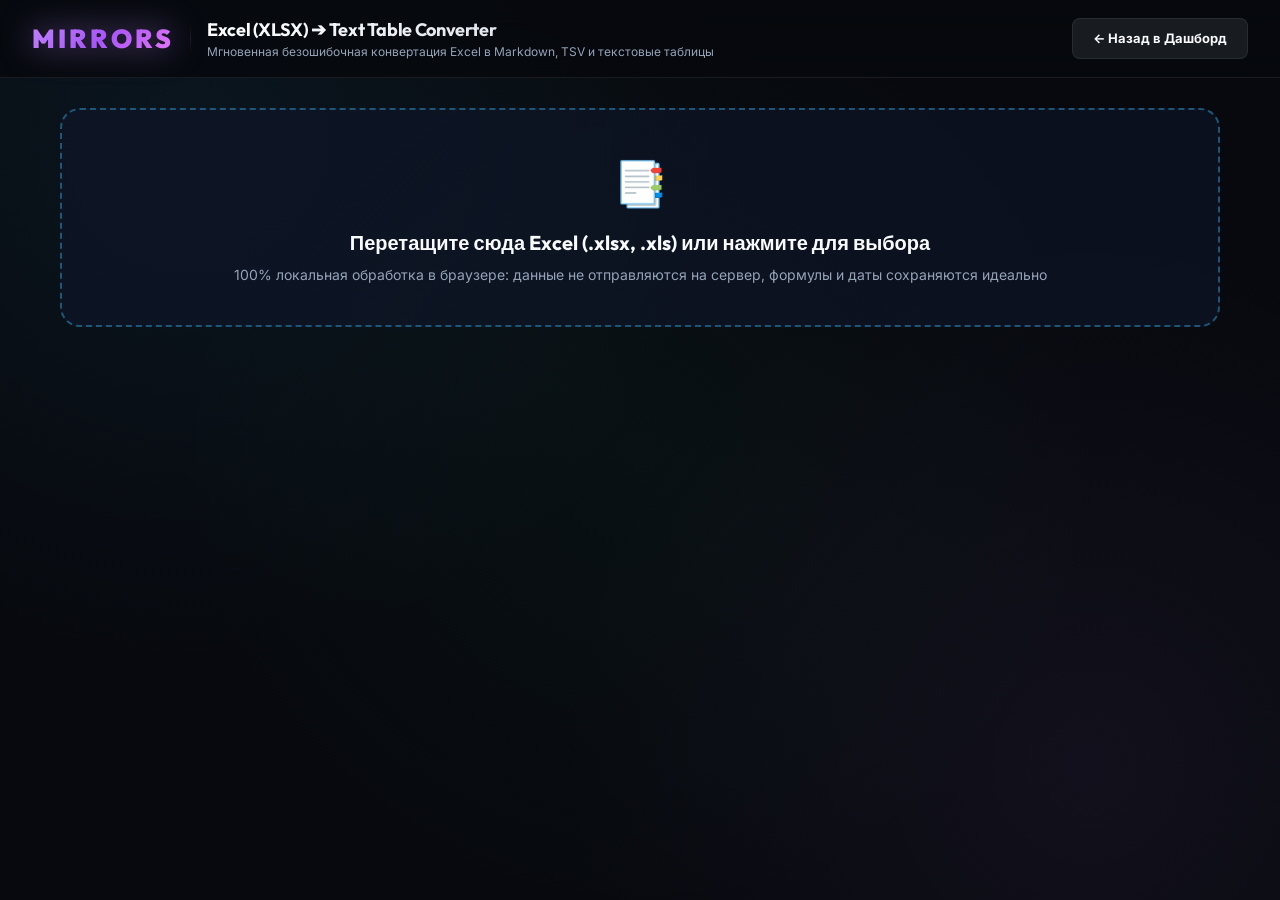
<file: converter.html>
<!DOCTYPE html>
<html lang="ru">
<head>
  <meta charset="UTF-8">
  <meta name="viewport" content="width=device-width, initial-scale=1.0">
  <title>Excel (XLSX) to Text Tables Converter — MIRRORS</title>
  <link rel="stylesheet" href="styles.css">
  <style>
    .converter-container {
      max-width: 1200px;
      margin: 0 auto;
      padding: 30px 20px;
    }
    .dropzone {
      border: 2px dashed rgba(56, 189, 248, 0.4);
      background: rgba(15, 23, 42, 0.6);
      border-radius: var(--radius-lg);
      padding: 40px 20px;
      text-align: center;
      cursor: pointer;
      transition: all 0.3s ease;
      position: relative;
    }
    .dropzone:hover, .dropzone.dragover {
      border-color: var(--primary);
      background: rgba(56, 189, 248, 0.08);
      box-shadow: 0 0 25px rgba(56, 189, 248, 0.2);
      transform: translateY(-2px);
    }
    .dropzone input[type="file"] {
      position: absolute;
      top: 0; left: 0; width: 100%; height: 100%;
      opacity: 0;
      cursor: pointer;
    }
    .format-btn-group {
      display: flex;
      gap: 8px;
      flex-wrap: wrap;
    }
    .format-btn {
      background: rgba(15, 23, 42, 0.8);
      border: 1px solid var(--border-color);
      color: var(--text-muted);
      padding: 8px 16px;
      border-radius: var(--radius-sm);
      font-size: 13px;
      font-weight: 600;
      cursor: pointer;
      transition: all 0.2s ease;
    }
    .format-btn:hover {
      color: var(--text-main);
      border-color: var(--primary);
    }
    .format-btn.active {
      background: var(--primary);
      color: #07090e;
      border-color: var(--primary);
      box-shadow: 0 0 14px rgba(56, 189, 248, 0.35);
    }
    .sheet-tabs-container {
      display: flex;
      gap: 6px;
      overflow-x: auto;
      padding-bottom: 6px;
    }
    .sheet-pill {
      background: rgba(255, 255, 255, 0.05);
      border: 1px solid var(--border-color);
      color: var(--text-muted);
      padding: 6px 14px;
      border-radius: 999px;
      font-size: 13px;
      font-weight: 600;
      cursor: pointer;
      white-space: nowrap;
      transition: all 0.2s ease;
    }
    .sheet-pill:hover {
      color: var(--text-main);
      border-color: rgba(255, 255, 255, 0.2);
    }
    .sheet-pill.active {
      background: rgba(129, 140, 248, 0.2);
      border-color: var(--secondary);
      color: #a5b4fc;
      box-shadow: 0 0 12px rgba(129, 140, 248, 0.2);
    }
    .output-area {
      width: 100%;
      min-height: 380px;
      background: #080d1a;
      border: 1px solid var(--border-color);
      border-radius: var(--radius-md);
      padding: 16px;
      color: #38bdf8;
      font-family: var(--font-mono);
      font-size: 13px;
      line-height: 1.6;
      white-space: pre;
      overflow: auto;
      resize: vertical;
      box-sizing: border-box;
    }
    .output-area:focus {
      outline: none;
      border-color: var(--primary);
      box-shadow: 0 0 15px rgba(56, 189, 248, 0.2);
    }
    .btn-action {
      display: inline-flex;
      align-items: center;
      gap: 8px;
      padding: 10px 20px;
      border-radius: var(--radius-sm);
      font-size: 14px;
      font-weight: 700;
      cursor: pointer;
      border: none;
      transition: all 0.2s ease;
    }
    .btn-primary {
      background: var(--accent-green);
      color: #07090e;
      box-shadow: 0 0 15px rgba(52, 211, 153, 0.3);
    }
    .btn-primary:hover {
      transform: translateY(-1px);
      box-shadow: 0 0 20px rgba(52, 211, 153, 0.45);
    }
    .btn-secondary {
      background: rgba(255, 255, 255, 0.08);
      color: var(--text-main);
      border: 1px solid var(--border-color);
    }
    .btn-secondary:hover {
      background: rgba(255, 255, 255, 0.15);
      border-color: rgba(255, 255, 255, 0.3);
    }
    .toast {
      position: fixed;
      bottom: 30px;
      right: 30px;
      background: var(--accent-green);
      color: #07090e;
      font-weight: 700;
      padding: 12px 24px;
      border-radius: var(--radius-md);
      box-shadow: 0 10px 25px rgba(0, 0, 0, 0.5);
      transform: translateY(100px);
      opacity: 0;
      transition: all 0.3s cubic-bezier(0.16, 1, 0.3, 1);
      z-index: 9999;
    }
    .toast.show {
      transform: translateY(0);
      opacity: 1;
    }
  </style>
</head>
<body>

  <!-- Top Header Bar -->
  <header>
    <div class="header-container">
      <div class="logo-group">
        <a href="index.html" style="text-decoration: none; color: inherit; display: flex; align-items: center; gap: 16px;">
          <div class="logo-brand">MIRRORS</div>
          <div class="logo-divider"></div>
          <div class="logo-title">
            <h1>Excel (XLSX) ➔ Text Table Converter</h1>
            <p>Мгновенная безошибочная конвертация Excel в Markdown, TSV и текстовые таблицы</p>
          </div>
        </a>
      </div>
      <div style="display: flex; gap: 10px;">
        <a href="index.html" class="btn-action btn-secondary" style="text-decoration: none; font-size: 13px;">
          ← Назад в Дашборд
        </a>
      </div>
    </div>
  </header>

  <div class="converter-container">

    <!-- Upload Dropzone -->
    <div id="dropzone" class="dropzone" style="margin-bottom: 24px;">
      <input type="file" id="file-input" accept=".xlsx, .xls, .csv, .tsv" />
      <div style="font-size: 44px; margin-bottom: 12px;">📑</div>
      <h2 style="font-size: 20px; font-weight: 700; margin-bottom: 6px; font-family: var(--font-heading);">
        Перетащите сюда Excel (.xlsx, .xls) или нажмите для выбора
      </h2>
      <p style="color: var(--text-muted); font-size: 14px;">
        100% локальная обработка в браузере: данные не отправляются на сервер, формулы и даты сохраняются идеально
      </p>
      <div id="file-info" style="display: none; margin-top: 14px; font-size: 13px; color: var(--primary); font-family: var(--font-mono); font-weight: 600;">
        <!-- Filled on upload -->
      </div>
    </div>

    <!-- Controls Bar -->
    <div id="controls-bar" class="glass-card" style="display: none; margin-bottom: 24px; padding: 20px;">
      <div style="display: flex; justify-content: space-between; align-items: center; flex-wrap: wrap; gap: 16px; margin-bottom: 16px;">
        <div>
          <label style="font-size: 12px; font-weight: 700; color: var(--text-muted); text-transform: uppercase; letter-spacing: 0.05em; display: block; margin-bottom: 6px;">
            Формат вывода:
          </label>
          <div class="format-btn-group">
            <button class="format-btn active" data-format="markdown">📋 Markdown Table</button>
            <button class="format-btn" data-format="tsv">📑 TSV (Excel / Sheets)</button>
            <button class="format-btn" data-format="ascii">🔲 ASCII / Aligned Plain Text</button>
            <button class="format-btn" data-format="csv">📊 CSV</button>
            <button class="format-btn" data-format="json">⚙️ JSON</button>
          </div>
        </div>

        <div style="display: flex; gap: 10px; align-items: center;">
          <button id="btn-copy" class="btn-action btn-primary">
            📋 Скопировать Таблицу
          </button>
          <button id="btn-download" class="btn-action btn-secondary">
            💾 Скачать .txt
          </button>
        </div>
      </div>

      <!-- Sheet Tabs Selector -->
      <div style="margin-top: 14px; padding-top: 14px; border-top: 1px solid var(--border-color);">
        <div style="display: flex; justify-content: space-between; align-items: center; margin-bottom: 8px;">
          <span style="font-size: 12px; font-weight: 700; color: var(--text-muted); text-transform: uppercase; letter-spacing: 0.05em;">
            Листы книги (Sheets):
          </span>
          <div style="display: flex; gap: 16px; font-size: 12px; color: var(--text-muted);">
            <label style="display: flex; align-items: center; gap: 6px; cursor: pointer;">
              <input type="checkbox" id="chk-trim-empty" checked /> Удалять пустые строки и колонки
            </label>
            <label style="display: flex; align-items: center; gap: 6px; cursor: pointer;">
              <input type="checkbox" id="chk-preserve-format" checked /> Сохранять форматирование (валюты, %)
            </label>
          </div>
        </div>
        <div id="sheet-tabs" class="sheet-tabs-container">
          <!-- Filled dynamically -->
        </div>
      </div>
    </div>

    <!-- Text Output & Stats -->
    <div id="output-wrapper" class="glass-card" style="display: none; padding: 20px;">
      <div style="display: flex; justify-content: space-between; align-items: center; margin-bottom: 12px;">
        <div style="display: flex; gap: 16px; font-size: 12px; font-family: var(--font-mono); color: var(--text-muted);">
          <span>Строк: <strong id="stat-rows" style="color: var(--text-main);">0</strong></span>
          <span>Колонок: <strong id="stat-cols" style="color: var(--text-main);">0</strong></span>
          <span>Символов: <strong id="stat-chars" style="color: var(--primary);">0</strong></span>
        </div>
        <div style="font-size: 12px; color: var(--accent-green); font-weight: 600;">
          Готово к вставке в ChatGPT, Claude, Notion или Sheets
        </div>
      </div>

      <textarea id="output-text" class="output-area" spellcheck="false"></textarea>
    </div>

    <!-- Visual Table Preview -->
    <div id="preview-wrapper" class="table-container scrollable-slider" style="display: none; margin-top: 24px;">
      <div style="padding: 16px 20px; border-bottom: 1px solid var(--border-color); display: flex; justify-content: space-between; align-items: center;">
        <h3 style="font-size: 16px; font-weight: 700; font-family: var(--font-heading);">
          👁 Визуальный предпросмотр таблицы
        </h3>
        <span style="font-size: 12px; color: var(--text-muted);">Проверьте правильность колонок перед копированием</span>
      </div>
      <table id="preview-table" class="data-table">
        <!-- Rendered dynamically -->
      </table>
    </div>

  </div>

  <div id="toast" class="toast">✅ Скопировано в буфер обмена!</div>

  <!-- Local xlsx script with CDN fallback -->
  <script src="xlsx.full.min.js"></script>
  <script>
    if (typeof XLSX === 'undefined') {
      const cdnScript = document.createElement('script');
      cdnScript.src = 'https://cdnjs.cloudflare.com/ajax/libs/xlsx/0.18.5/xlsx.full.min.js';
      document.head.appendChild(cdnScript);
    }
  </script>

  <script>
    // State
    let currentWorkbook = null;
    let currentFileName = '';
    let selectedSheetName = '';
    let activeFormat = 'markdown';

    // Elements
    const dropzone = document.getElementById('dropzone');
    const fileInput = document.getElementById('file-input');
    const fileInfo = document.getElementById('file-info');
    const controlsBar = document.getElementById('controls-bar');
    const sheetTabs = document.getElementById('sheet-tabs');
    const outputWrapper = document.getElementById('output-wrapper');
    const outputText = document.getElementById('output-text');
    const previewWrapper = document.getElementById('preview-wrapper');
    const previewTable = document.getElementById('preview-table');
    const btnCopy = document.getElementById('btn-copy');
    const btnDownload = document.getElementById('btn-download');
    const toast = document.getElementById('toast');
    const chkTrimEmpty = document.getElementById('chk-trim-empty');
    const chkPreserveFormat = document.getElementById('chk-preserve-format');
    const statRows = document.getElementById('stat-rows');
    const statCols = document.getElementById('stat-cols');
    const statChars = document.getElementById('stat-chars');

    // Drag and Drop
    ['dragenter', 'dragover'].forEach(name => {
      dropzone.addEventListener(name, (e) => {
        e.preventDefault();
        dropzone.classList.add('dragover');
      });
    });

    ['dragleave', 'drop'].forEach(name => {
      dropzone.addEventListener(name, (e) => {
        e.preventDefault();
        dropzone.classList.remove('dragover');
      });
    });

    dropzone.addEventListener('drop', (e) => {
      const files = e.dataTransfer.files;
      if (files.length > 0) processFile(files[0]);
    });

    fileInput.addEventListener('change', (e) => {
      if (e.target.files.length > 0) processFile(e.target.files[0]);
    });

    // Process uploaded file
    function processFile(file) {
      currentFileName = file.name;
      fileInfo.style.display = 'block';
      fileInfo.textContent = `⏳ Чтение: ${file.name} (${(file.size / 1024).toFixed(1)} KB)...`;

      const reader = new FileReader();
      reader.onload = (e) => {
        try {
          const data = new Uint8Array(e.target.result);
          currentWorkbook = XLSX.read(data, { 
            type: 'array', 
            cellDates: true, 
            cellNF: true, 
            cellText: true 
          });

          fileInfo.textContent = `✅ Загружено: ${file.name} | Листов: ${currentWorkbook.SheetNames.length}`;
          controlsBar.style.display = 'block';
          outputWrapper.style.display = 'block';
          previewWrapper.style.display = 'block';

          renderSheetTabs();
          selectedSheetName = currentWorkbook.SheetNames[0] || '';
          renderActiveSheet();
        } catch (err) {
          fileInfo.textContent = `❌ Ошибка чтения файла: ${err.message}`;
        }
      };
      reader.readAsArrayBuffer(file);
    }

    // Render sheet tabs
    function renderSheetTabs() {
      if (!currentWorkbook) return;
      sheetTabs.innerHTML = '';

      currentWorkbook.SheetNames.forEach((name, idx) => {
        const pill = document.createElement('button');
        pill.className = `sheet-pill ${idx === 0 ? 'active' : ''}`;
        pill.textContent = name;
        pill.addEventListener('click', () => {
          document.querySelectorAll('.sheet-pill').forEach(p => p.classList.remove('active'));
          pill.classList.add('active');
          selectedSheetName = name;
          renderActiveSheet();
        });
        sheetTabs.appendChild(pill);
      });

      // All Sheets tab
      if (currentWorkbook.SheetNames.length > 1) {
        const allPill = document.createElement('button');
        allPill.className = 'sheet-pill';
        allPill.textContent = '📑 Все листы разом';
        allPill.addEventListener('click', () => {
          document.querySelectorAll('.sheet-pill').forEach(p => p.classList.remove('active'));
          allPill.classList.add('active');
          selectedSheetName = '__ALL__';
          renderActiveSheet();
        });
        sheetTabs.appendChild(allPill);
      }
    }

    // Extract 2D array of rows from a worksheet
    function getSheetRows(sheet) {
      if (!sheet) return [];
      const preserveFormat = chkPreserveFormat.checked;
      
      const rawRows = XLSX.utils.sheet_to_json(sheet, {
        header: 1,
        raw: !preserveFormat,
        dateNF: 'YYYY-MM-DD',
        defval: ''
      });

      if (!chkTrimEmpty.checked) return rawRows;

      // 1. Remove completely empty rows
      const nonEmptyRows = rawRows.filter(row => 
        row && row.some(cell => cell !== '' && cell !== null && cell !== undefined)
      );

      if (nonEmptyRows.length === 0) return [];

      // 2. Determine non-empty column boundaries
      const maxCol = Math.max(...nonEmptyRows.map(r => r.length));
      const colHasContent = Array(maxCol).fill(false);

      nonEmptyRows.forEach(row => {
        row.forEach((cell, colIdx) => {
          if (cell !== '' && cell !== null && cell !== undefined) {
            colHasContent[colIdx] = true;
          }
        });
      });

      // Find first and last column with content
      const firstCol = colHasContent.indexOf(true);
      const lastCol = colHasContent.lastIndexOf(true);

      if (firstCol === -1) return [];

      // 3. Slice each row to only relevant columns
      return nonEmptyRows.map(row => {
        const trimmed = [];
        for (let c = firstCol; c <= lastCol; c++) {
          trimmed.push(row[c] !== undefined && row[c] !== null ? String(row[c]).trim() : '');
        }
        return trimmed;
      });
    }

    // Formatters
    function toMarkdown(rows) {
      if (!rows || rows.length === 0) return '';
      const maxCols = Math.max(...rows.map(r => r.length));
      const normalized = rows.map(r => {
        const row = [...r];
        while (row.length < maxCols) row.push('');
        return row.map(cell => String(cell || '').replace(/\|/g, '\\|'));
      });

      const colWidths = Array(maxCols).fill(3);
      normalized.forEach(r => {
        r.forEach((cell, i) => {
          if (cell.length > colWidths[i]) colWidths[i] = cell.length;
        });
      });

      const header = normalized[0];
      const headerLine = '| ' + header.map((h, i) => h.padEnd(colWidths[i], ' ')).join(' | ') + ' |';
      const sepLine = '| ' + colWidths.map(w => '-'.repeat(w)).join(' | ') + ' |';
      const bodyLines = normalized.slice(1).map(r => {
        return '| ' + r.map((cell, i) => cell.padEnd(colWidths[i], ' ')).join(' | ') + ' |';
      });

      return [headerLine, sepLine, ...bodyLines].join('\n');
    }

    function toTSV(rows) {
      return rows.map(r => r.map(c => String(c || '').replace(/\t/g, ' ')).join('\t')).join('\n');
    }

    function toCSV(rows) {
      return rows.map(r => r.map(c => {
        const str = String(c || '');
        if (str.includes(',') || str.includes('"') || str.includes('\n')) {
          return '"' + str.replace(/"/g, '""') + '"';
        }
        return str;
      }).join(',')).join('\n');
    }

    function toASCII(rows) {
      if (!rows || rows.length === 0) return '';
      const maxCols = Math.max(...rows.map(r => r.length));
      const normalized = rows.map(r => {
        const row = [...r];
        while (row.length < maxCols) row.push('');
        return row.map(cell => String(cell || ''));
      });

      const colWidths = Array(maxCols).fill(1);
      normalized.forEach(r => {
        r.forEach((cell, i) => {
          if (cell.length > colWidths[i]) colWidths[i] = cell.length;
        });
      });

      const border = '+' + colWidths.map(w => '-'.repeat(w + 2)).join('+') + '+';
      const lines = [border];

      normalized.forEach((r, rowIdx) => {
        const line = '| ' + r.map((c, i) => c.padEnd(colWidths[i], ' ')).join(' | ') + ' |';
        lines.push(line);
        if (rowIdx === 0) {
          lines.push('+' + colWidths.map(w => '='.repeat(w + 2)).join('+') + '+');
        }
      });

      lines.push(border);
      return lines.join('\n');
    }

    function toJSON(rows) {
      if (!rows || rows.length === 0) return '[]';
      const headers = rows[0].map((h, i) => h ? String(h).trim() : `col_${i+1}`);
      const data = rows.slice(1).map(r => {
        const obj = {};
        headers.forEach((h, i) => {
          obj[h] = r[i] !== undefined ? r[i] : '';
        });
        return obj;
      });
      return JSON.stringify(data, null, 2);
    }

    // Render active sheet or all sheets
    function renderActiveSheet() {
      if (!currentWorkbook) return;
      let output = '';
      let previewRows = [];

      if (selectedSheetName === '__ALL__') {
        const sheetOutputs = [];
        currentWorkbook.SheetNames.forEach(sheetName => {
          const sheet = currentWorkbook.Sheets[sheetName];
          const rows = getSheetRows(sheet);
          if (rows.length > 0) {
            let formatted = '';
            if (activeFormat === 'markdown') formatted = `### Лист: ${sheetName}\n\n` + toMarkdown(rows);
            else if (activeFormat === 'tsv') formatted = `--- ${sheetName} ---\n` + toTSV(rows);
            else if (activeFormat === 'ascii') formatted = `--- ${sheetName} ---\n` + toASCII(rows);
            else if (activeFormat === 'csv') formatted = `--- ${sheetName} ---\n` + toCSV(rows);
            else if (activeFormat === 'json') formatted = `/* ${sheetName} */\n` + toJSON(rows);
            sheetOutputs.push(formatted);
          }
        });
        output = sheetOutputs.join('\n\n');
        previewRows = getSheetRows(currentWorkbook.Sheets[currentWorkbook.SheetNames[0]]);
      } else {
        const sheet = currentWorkbook.Sheets[selectedSheetName];
        const rows = getSheetRows(sheet);
        previewRows = rows;

        if (activeFormat === 'markdown') output = toMarkdown(rows);
        else if (activeFormat === 'tsv') output = toTSV(rows);
        else if (activeFormat === 'ascii') output = toASCII(rows);
        else if (activeFormat === 'csv') output = toCSV(rows);
        else if (activeFormat === 'json') output = toJSON(rows);
      }

      outputText.value = output;

      // Stats
      statRows.textContent = previewRows.length;
      statCols.textContent = previewRows.length > 0 ? previewRows[0].length : 0;
      statChars.textContent = output.length.toLocaleString('en-US');

      // Visual Table Preview
      renderPreviewTable(previewRows);
    }

    // Render HTML table preview
    function renderPreviewTable(rows) {
      if (!rows || rows.length === 0) {
        previewTable.innerHTML = '<tbody><tr><td style="text-align: center; color: var(--text-muted); padding: 30px;">Таблица пуста</td></tr></tbody>';
        return;
      }

      const headers = rows[0];
      const dataRows = rows.slice(1);

      let html = '<thead><tr>';
      headers.forEach(h => {
        html += `<th>${escapeHtml(h)}</th>`;
      });
      html += '</tr></thead><tbody>';

      // Limit preview to first 50 rows for snappy performance
      const previewSlice = dataRows.slice(0, 50);
      previewSlice.forEach(r => {
        html += '<tr>';
        headers.forEach((_, colIdx) => {
          html += `<td>${escapeHtml(r[colIdx] || '')}</td>`;
        });
        html += '</tr>';
      });

      if (dataRows.length > 50) {
        html += `<tr><td colspan="${headers.length}" style="text-align: center; color: var(--text-muted); font-style: italic; padding: 12px;">... показаны первые 50 строк из ${dataRows.length} (полный текст доступен в поле выше)</td></tr>`;
      }

      html += '</tbody>';
      previewTable.innerHTML = html;
    }

    function escapeHtml(str) {
      return String(str)
        .replace(/&/g, '&amp;')
        .replace(/</g, '&lt;')
        .replace(/>/g, '&gt;');
    }

    // Format selection buttons
    document.querySelectorAll('.format-btn').forEach(btn => {
      btn.addEventListener('click', () => {
        document.querySelectorAll('.format-btn').forEach(b => b.classList.remove('active'));
        btn.classList.add('active');
        activeFormat = btn.dataset.format;
        renderActiveSheet();
      });
    });

    // Checkboxes change
    [chkTrimEmpty, chkPreserveFormat].forEach(chk => {
      chk.addEventListener('change', renderActiveSheet);
    });

    // Copy to clipboard
    btnCopy.addEventListener('click', () => {
      if (!outputText.value) return;
      navigator.clipboard.writeText(outputText.value).then(() => {
        showToast('✅ Скопировано в буфер обмена!');
      }).catch(() => {
        outputText.select();
        document.execCommand('copy');
        showToast('✅ Скопировано в буфер обмена!');
      });
    });

    // Download as .txt file
    btnDownload.addEventListener('click', () => {
      if (!outputText.value) return;
      const baseName = currentFileName ? currentFileName.replace(/\.[^/.]+$/, '') : 'excel_table';
      const ext = activeFormat === 'json' ? 'json' : (activeFormat === 'csv' ? 'csv' : 'txt');
      const blob = new Blob([outputText.value], { type: 'text/plain;charset=utf-8' });
      const url = URL.createObjectURL(blob);
      const a = document.createElement('a');
      a.href = url;
      a.download = `${baseName}_${selectedSheetName}_${activeFormat}.${ext}`;
      document.body.appendChild(a);
      a.click();
      document.body.removeChild(a);
      URL.revokeObjectURL(url);
    });

    function showToast(msg) {
      toast.textContent = msg;
      toast.classList.add('show');
      setTimeout(() => toast.classList.remove('show'), 2500);
    }
  </script>
</body>
</html>
</file>
<file: styles.css>
/* Modern Premium Glassmorphism Design System */
@import url('https://fonts.googleapis.com/css2?family=Inter:wght@300;400;500;600;700&family=JetBrains+Mono:wght@400;500;600;700&family=Outfit:wght@400;500;600;700;800;900&display=swap');

:root {
  --bg-dark: #07090e;
  --bg-card: rgba(15, 23, 42, 0.75);
  --bg-card-hover: rgba(30, 41, 59, 0.85);
  --bg-glass: rgba(255, 255, 255, 0.03);
  --border-color: rgba(255, 255, 255, 0.08);
  --border-glow: rgba(56, 189, 248, 0.3);
  
  --primary: #38bdf8;
  --primary-glow: rgba(56, 189, 248, 0.2);
  --secondary: #818cf8;
  --accent-green: #34d399;
  --accent-green-bg: rgba(52, 211, 153, 0.12);
  --accent-amber: #fbbf24;
  --accent-amber-bg: rgba(251, 191, 36, 0.12);
  --accent-rose: #f87171;
  --accent-purple: #c084fc;
  
  --text-main: #f8fafc;
  --text-muted: #94a3b8;
  --text-dim: #64748b;
  
  --font-sans: 'Inter', -apple-system, BlinkMacSystemFont, sans-serif;
  --font-heading: 'Outfit', sans-serif;
  --font-mono: 'JetBrains Mono', monospace;
  
  --radius-sm: 8px;
  --radius-md: 14px;
  --radius-lg: 20px;
  --radius-xl: 24px;
  
  --shadow-main: 0 20px 40px -15px rgba(0, 0, 0, 0.7);
  --shadow-glow: 0 0 25px rgba(56, 189, 248, 0.15);
}

* {
  box-sizing: border-box;
  margin: 0;
  padding: 0;
}

body {
  background-color: var(--bg-dark);
  background-image: 
    radial-gradient(circle at 15% 15%, rgba(56, 189, 248, 0.07) 0%, transparent 40%),
    radial-gradient(circle at 85% 85%, rgba(192, 132, 252, 0.06) 0%, transparent 40%),
    radial-gradient(circle at 50% 50%, rgba(52, 211, 153, 0.04) 0%, transparent 60%);
  background-attachment: fixed;
  color: var(--text-main);
  font-family: var(--font-sans);
  min-height: 100vh;
  padding-bottom: 60px;
  line-height: 1.5;
}

/* Header & Navigation */
header {
  background: rgba(7, 9, 14, 0.85);
  backdrop-filter: blur(16px);
  -webkit-backdrop-filter: blur(16px);
  border-bottom: 1px solid var(--border-color);
  position: sticky;
  top: 0;
  z-index: 100;
  padding: 16px 32px;
}

.header-container {
  max-width: 1600px;
  margin: 0 auto;
  display: flex;
  justify-content: space-between;
  align-items: center;
}

.logo-group {
  display: flex;
  align-items: center;
  gap: 16px;
}

.logo-brand {
  font-family: 'Outfit', sans-serif;
  font-size: 26px;
  font-weight: 900;
  letter-spacing: 3px;
  background: linear-gradient(135deg, #c084fc 0%, #a855f7 50%, #e879f9 100%);
  -webkit-background-clip: text;
  -webkit-text-fill-color: transparent;
  filter: drop-shadow(0 0 16px rgba(192, 132, 252, 0.6));
  text-transform: uppercase;
}

.logo-divider {
  width: 1px;
  height: 28px;
  background: linear-gradient(to bottom, transparent, var(--border-color), transparent);
}

.logo-title h1 {
  font-family: var(--font-heading);
  font-size: 18px;
  font-weight: 700;
  letter-spacing: -0.02em;
  background: linear-gradient(135deg, #ffffff, #cbd5e1);
  -webkit-background-clip: text;
  -webkit-text-fill-color: transparent;
}

.logo-title p {
  font-size: 12px;
  color: var(--text-muted);
}

.date-badge {
  background: var(--bg-glass);
  border: 1px solid var(--border-color);
  padding: 8px 16px;
  border-radius: 999px;
  font-size: 13px;
  font-family: var(--font-mono);
  color: var(--primary);
  display: flex;
  align-items: center;
}

.nav-tabs {
  max-width: 1600px;
  margin: 20px auto 0;
  padding: 0 32px;
  display: flex;
  gap: 12px;
  border-bottom: 1px solid var(--border-color);
}

.tab-btn {
  background: transparent;
  border: none;
  color: var(--text-muted);
  font-family: var(--font-sans);
  font-size: 14px;
  font-weight: 600;
  padding: 12px 20px;
  cursor: pointer;
  border-bottom: 2px solid transparent;
  transition: all 0.2s ease;
  border-radius: var(--radius-sm) var(--radius-sm) 0 0;
}

.tab-btn:hover {
  color: var(--text-main);
  background: var(--bg-glass);
}

.tab-btn.active {
  color: var(--primary);
  border-bottom-color: var(--primary);
  background: rgba(56, 189, 248, 0.05);
}

/* Layout & Cards */
.main-content {
  max-width: 1600px;
  margin: 24px auto 0;
  padding: 0 32px;
}

.tab-content {
  display: none;
}

.tab-content.active {
  display: block;
}

.grid-summary {
  display: grid;
  grid-template-columns: repeat(auto-fit, minmax(280px, 1fr));
  gap: 20px;
}

.glass-card {
  background: var(--bg-card);
  border: 1px solid var(--border-color);
  border-radius: var(--radius-lg);
  padding: 24px;
  box-shadow: var(--shadow-main);
  backdrop-filter: blur(12px);
  -webkit-backdrop-filter: blur(12px);
  transition: all 0.3s ease;
}

.glass-card:hover {
  background: var(--bg-card-hover);
  border-color: var(--border-glow);
  box-shadow: var(--shadow-glow);
  transform: translateY(-2px);
}

.card-header {
  display: flex;
  justify-content: space-between;
  align-items: center;
  margin-bottom: 12px;
}

.card-title {
  font-size: 13px;
  font-weight: 600;
  color: var(--text-muted);
  text-transform: uppercase;
  letter-spacing: 0.05em;
}

.card-icon {
  font-size: 20px;
  opacity: 0.8;
}

.card-value {
  font-family: var(--font-heading);
  font-size: 32px;
  font-weight: 800;
  letter-spacing: -0.03em;
  margin-bottom: 6px;
}

.card-subtext {
  font-size: 12px;
  color: var(--text-dim);
}

/* Tables */
.table-container {
  background: var(--bg-card);
  border: 1px solid var(--border-color);
  border-radius: var(--radius-lg);
  overflow: hidden;
  box-shadow: var(--shadow-main);
  backdrop-filter: blur(12px);
}

.scrollable-slider {
  overflow-x: auto;
  scrollbar-width: thin;
  scrollbar-color: var(--primary) rgba(15, 23, 42, 0.6);
}

.scrollable-slider::-webkit-scrollbar {
  height: 8px;
}

.scrollable-slider::-webkit-scrollbar-track {
  background: rgba(15, 23, 42, 0.6);
  border-radius: 999px;
}

.scrollable-slider::-webkit-scrollbar-thumb {
  background: linear-gradient(90deg, var(--primary), var(--secondary));
  border-radius: 999px;
}

.data-table {
  width: 100%;
  border-collapse: collapse;
  text-align: left;
}

.data-table th {
  background: rgba(15, 23, 42, 0.9);
  color: var(--text-muted);
  font-size: 12px;
  font-weight: 600;
  text-transform: uppercase;
  letter-spacing: 0.05em;
  padding: 16px 20px;
  border-bottom: 1px solid var(--border-color);
}

.data-table td {
  padding: 16px 20px;
  font-size: 14px;
  border-bottom: 1px solid rgba(255, 255, 255, 0.04);
  color: var(--text-main);
}

.data-table tbody tr {
  transition: background 0.2s ease;
}

.data-table tbody tr:hover {
  background: rgba(255, 255, 255, 0.03);
}

/* Form Controls */
.filter-bar {
  display: flex;
  align-items: center;
  gap: 16px;
  background: var(--bg-card);
  padding: 16px 24px;
  border-radius: var(--radius-md);
  border: 1px solid var(--border-color);
}

.custom-select {
  background: #0f172a;
  color: var(--text-main);
  border: 1px solid var(--border-color);
  padding: 8px 16px;
  border-radius: var(--radius-sm);
  font-family: var(--font-sans);
  font-size: 14px;
  outline: none;
  cursor: pointer;
  transition: border-color 0.2s ease;
}

.custom-select:focus {
  border-color: var(--primary);
}

/* Badges */
.badge-status {
  display: inline-flex;
  align-items: center;
  gap: 6px;
  padding: 4px 10px;
  border-radius: 999px;
  font-size: 12px;
  font-weight: 600;
}

.badge-green {
  background: var(--accent-green-bg);
  color: var(--accent-green);
  border: 1px solid rgba(52, 211, 153, 0.3);
}

.badge-amber {
  background: var(--accent-amber-bg);
  color: var(--accent-amber);
  border: 1px solid rgba(251, 191, 36, 0.3);
}

/* Plan Badges & Number Accents */
.plan-pill {
  display: inline-block;
  background: rgba(129, 140, 248, 0.14);
  color: #a5b4fc;
  border: 1px solid rgba(129, 140, 248, 0.35);
  padding: 4px 12px;
  border-radius: 8px;
  font-family: var(--font-mono);
  font-weight: 700;
  font-size: 13.5px;
  letter-spacing: 0.02em;
  box-shadow: 0 0 14px rgba(129, 140, 248, 0.12);
  transition: all 0.2s ease;
}

.plan-pill:hover {
  background: rgba(129, 140, 248, 0.22);
  border-color: rgba(129, 140, 248, 0.5);
  box-shadow: 0 0 18px rgba(129, 140, 248, 0.25);
  transform: translateY(-1px);
}

.plan-pill-sm {
  display: inline-block;
  background: rgba(129, 140, 248, 0.12);
  color: #a5b4fc;
  border: 1px solid rgba(129, 140, 248, 0.28);
  padding: 2px 8px;
  border-radius: 6px;
  font-family: var(--font-mono);
  font-weight: 700;
  font-size: 12.5px;
  letter-spacing: 0.01em;
}

/* Excel to Text Converter Styles */
.dropzone {
  border: 2px dashed rgba(56, 189, 248, 0.4);
  background: rgba(15, 23, 42, 0.6);
  border-radius: var(--radius-lg);
  padding: 40px 20px;
  text-align: center;
  cursor: pointer;
  transition: all 0.3s ease;
  position: relative;
}

.dropzone:hover, .dropzone.dragover {
  border-color: var(--primary);
  background: rgba(56, 189, 248, 0.08);
  box-shadow: 0 0 25px rgba(56, 189, 248, 0.2);
  transform: translateY(-2px);
}

.dropzone input[type="file"] {
  position: absolute;
  top: 0; left: 0; width: 100%; height: 100%;
  opacity: 0;
  cursor: pointer;
}

.format-btn-group {
  display: flex;
  gap: 8px;
  flex-wrap: wrap;
}

.format-btn {
  background: rgba(15, 23, 42, 0.8);
  border: 1px solid var(--border-color);
  color: var(--text-muted);
  padding: 8px 16px;
  border-radius: var(--radius-sm);
  font-size: 13px;
  font-weight: 600;
  cursor: pointer;
  transition: all 0.2s ease;
}

.format-btn:hover {
  color: var(--text-main);
  border-color: var(--primary);
}

.format-btn.active {
  background: var(--primary);
  color: #07090e;
  border-color: var(--primary);
  box-shadow: 0 0 14px rgba(56, 189, 248, 0.35);
}

.sheet-tabs-container {
  display: flex;
  gap: 6px;
  overflow-x: auto;
  padding-bottom: 6px;
}

.sheet-pill {
  background: rgba(255, 255, 255, 0.05);
  border: 1px solid var(--border-color);
  color: var(--text-muted);
  padding: 6px 14px;
  border-radius: 999px;
  font-size: 13px;
  font-weight: 600;
  cursor: pointer;
  white-space: nowrap;
  transition: all 0.2s ease;
}

.sheet-pill:hover {
  color: var(--text-main);
  border-color: rgba(255, 255, 255, 0.2);
}

.sheet-pill.active {
  background: rgba(129, 140, 248, 0.2);
  border-color: var(--secondary);
  color: #a5b4fc;
  box-shadow: 0 0 12px rgba(129, 140, 248, 0.2);
}

.output-area {
  width: 100%;
  min-height: 380px;
  background: #080d1a;
  border: 1px solid var(--border-color);
  border-radius: var(--radius-md);
  padding: 16px;
  color: #38bdf8;
  font-family: var(--font-mono);
  font-size: 13px;
  line-height: 1.6;
  white-space: pre;
  overflow: auto;
  resize: vertical;
  box-sizing: border-box;
}

.output-area:focus {
  outline: none;
  border-color: var(--primary);
  box-shadow: 0 0 15px rgba(56, 189, 248, 0.2);
}

.btn-action {
  display: inline-flex;
  align-items: center;
  gap: 8px;
  padding: 10px 20px;
  border-radius: var(--radius-sm);
  font-size: 14px;
  font-weight: 700;
  cursor: pointer;
  border: none;
  transition: all 0.2s ease;
}

.btn-primary {
  background: var(--accent-green);
  color: #07090e;
  box-shadow: 0 0 15px rgba(52, 211, 153, 0.3);
}

.btn-primary:hover {
  transform: translateY(-1px);
  box-shadow: 0 0 20px rgba(52, 211, 153, 0.45);
}

.btn-secondary {
  background: rgba(255, 255, 255, 0.08);
  color: var(--text-main);
  border: 1px solid var(--border-color);
}

.btn-secondary:hover {
  background: rgba(255, 255, 255, 0.15);
  border-color: rgba(255, 255, 255, 0.3);
}

.toast {
  position: fixed;
  bottom: 30px;
  right: 30px;
  background: var(--accent-green);
  color: #07090e;
  font-weight: 700;
  padding: 12px 24px;
  border-radius: var(--radius-md);
  box-shadow: 0 10px 25px rgba(0, 0, 0, 0.5);
  transform: translateY(100px);
  opacity: 0;
  transition: all 0.3s cubic-bezier(0.16, 1, 0.3, 1);
  z-index: 9999;
}

.toast.show {
  transform: translateY(0);
  opacity: 1;
}

/* ==========================================================================
   SCOPED STYLING: TAB FINANCE (Refined Executive Slate Gray Fintech UI)
   Neither pitch dark nor blinding white — optimal contrast, elegant gray
   ========================================================================== */
#tab-finance {
  --fin-bg: #191d26;
  --fin-card-bg: #222734;
  --fin-card-alt: #2a3142;
  --fin-border: #353e52;
  --fin-border-subtle: rgba(255, 255, 255, 0.08);
  --fin-input-bg: #283042;
  background-color: var(--fin-bg);
  border-radius: var(--radius-lg);
  padding: 16px;
  box-shadow: 0 4px 20px rgba(0, 0, 0, 0.2);
}

#tab-finance .glass-card {
  background: var(--fin-card-bg) !important;
  border: 1px solid var(--fin-border) !important;
  box-shadow: 0 4px 16px rgba(0, 0, 0, 0.22) !important;
}

#tab-finance .table-container {
  background: var(--fin-card-bg) !important;
  border: 1px solid var(--fin-border) !important;
}

#tab-finance .data-table th {
  background: var(--fin-card-alt) !important;
  color: #e2e8f0 !important;
  border-bottom: 2px solid var(--fin-border) !important;
  font-weight: 700 !important;
}

#tab-finance .data-table td {
  background: var(--fin-card-bg) !important;
  color: #f1f5f9 !important;
  border-bottom: 1px solid var(--fin-border) !important;
}

#tab-finance .data-table tbody tr:hover td {
  background: var(--fin-card-alt) !important;
}

#tab-finance .custom-select {
  background: var(--fin-input-bg) !important;
  color: #f8fafc !important;
  border: 1px solid var(--fin-border) !important;
}

#tab-finance .custom-select:focus {
  border-color: #38bdf8 !important;
  outline: none;
}

/* Сдержанные кнопки в платежном календаре и действиях */
#tab-finance .btn-pay-contractor {
  background: #2d3547 !important;
  color: #e2e8f0 !important;
  border: 1px solid #475569 !important;
  box-shadow: none !important;
  font-weight: 600 !important;
  transition: all 0.2s ease !important;
}

#tab-finance .btn-pay-contractor:hover {
  background: #3a455c !important;
  border-color: #38bdf8 !important;
  color: #ffffff !important;
  transform: translateY(-1px) !important;
}
</file>
